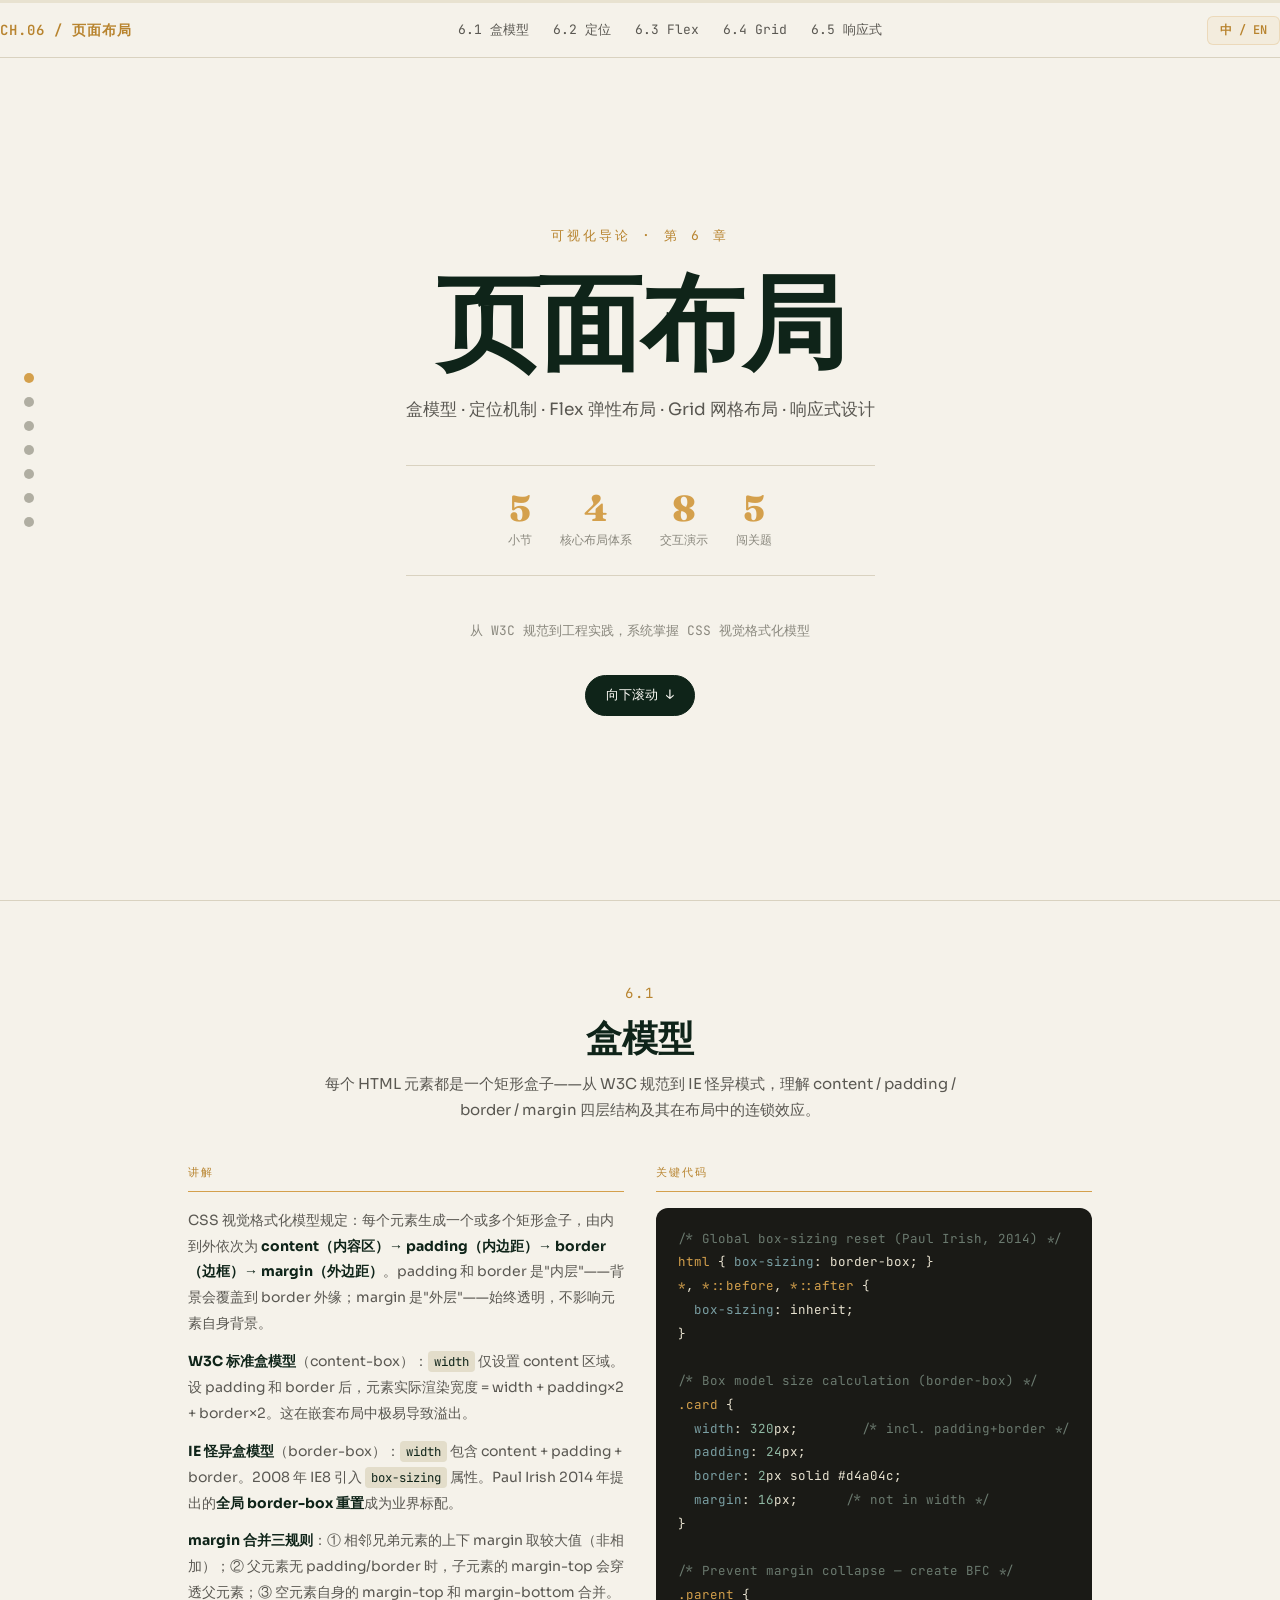
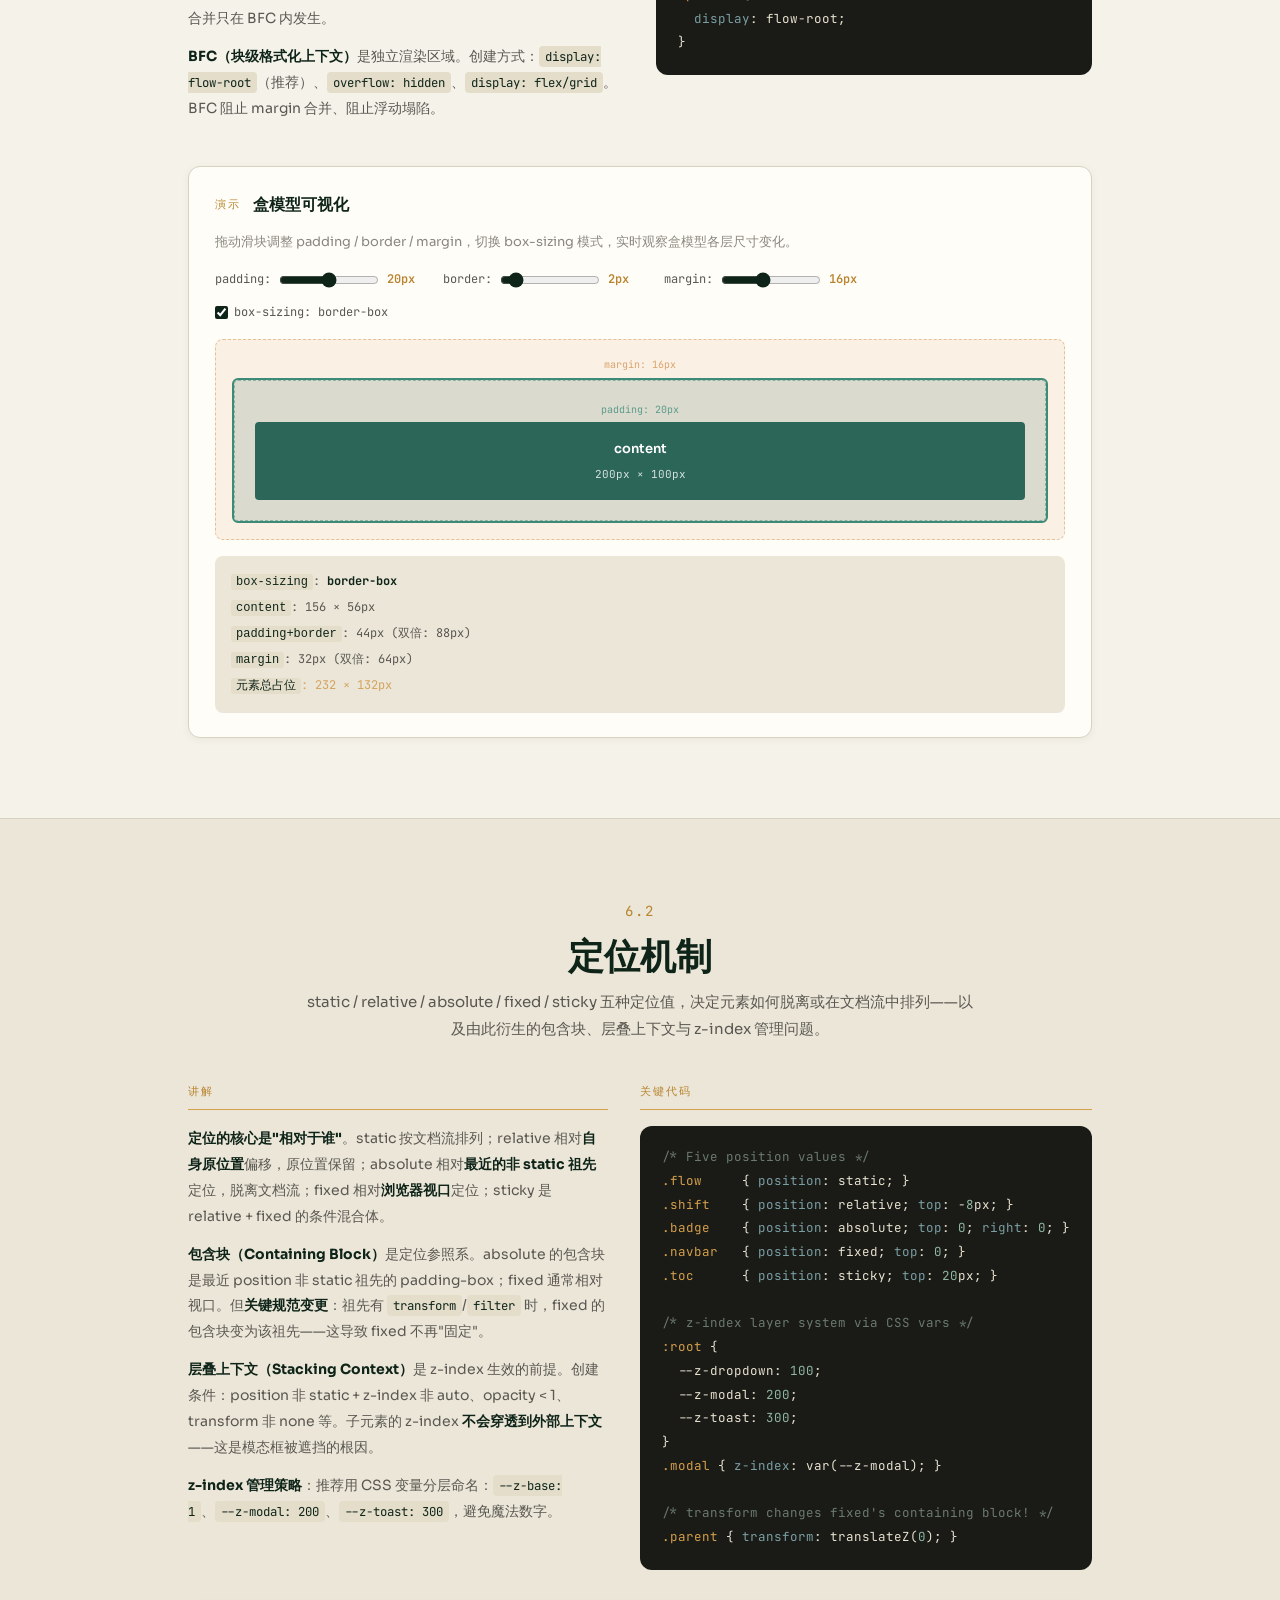
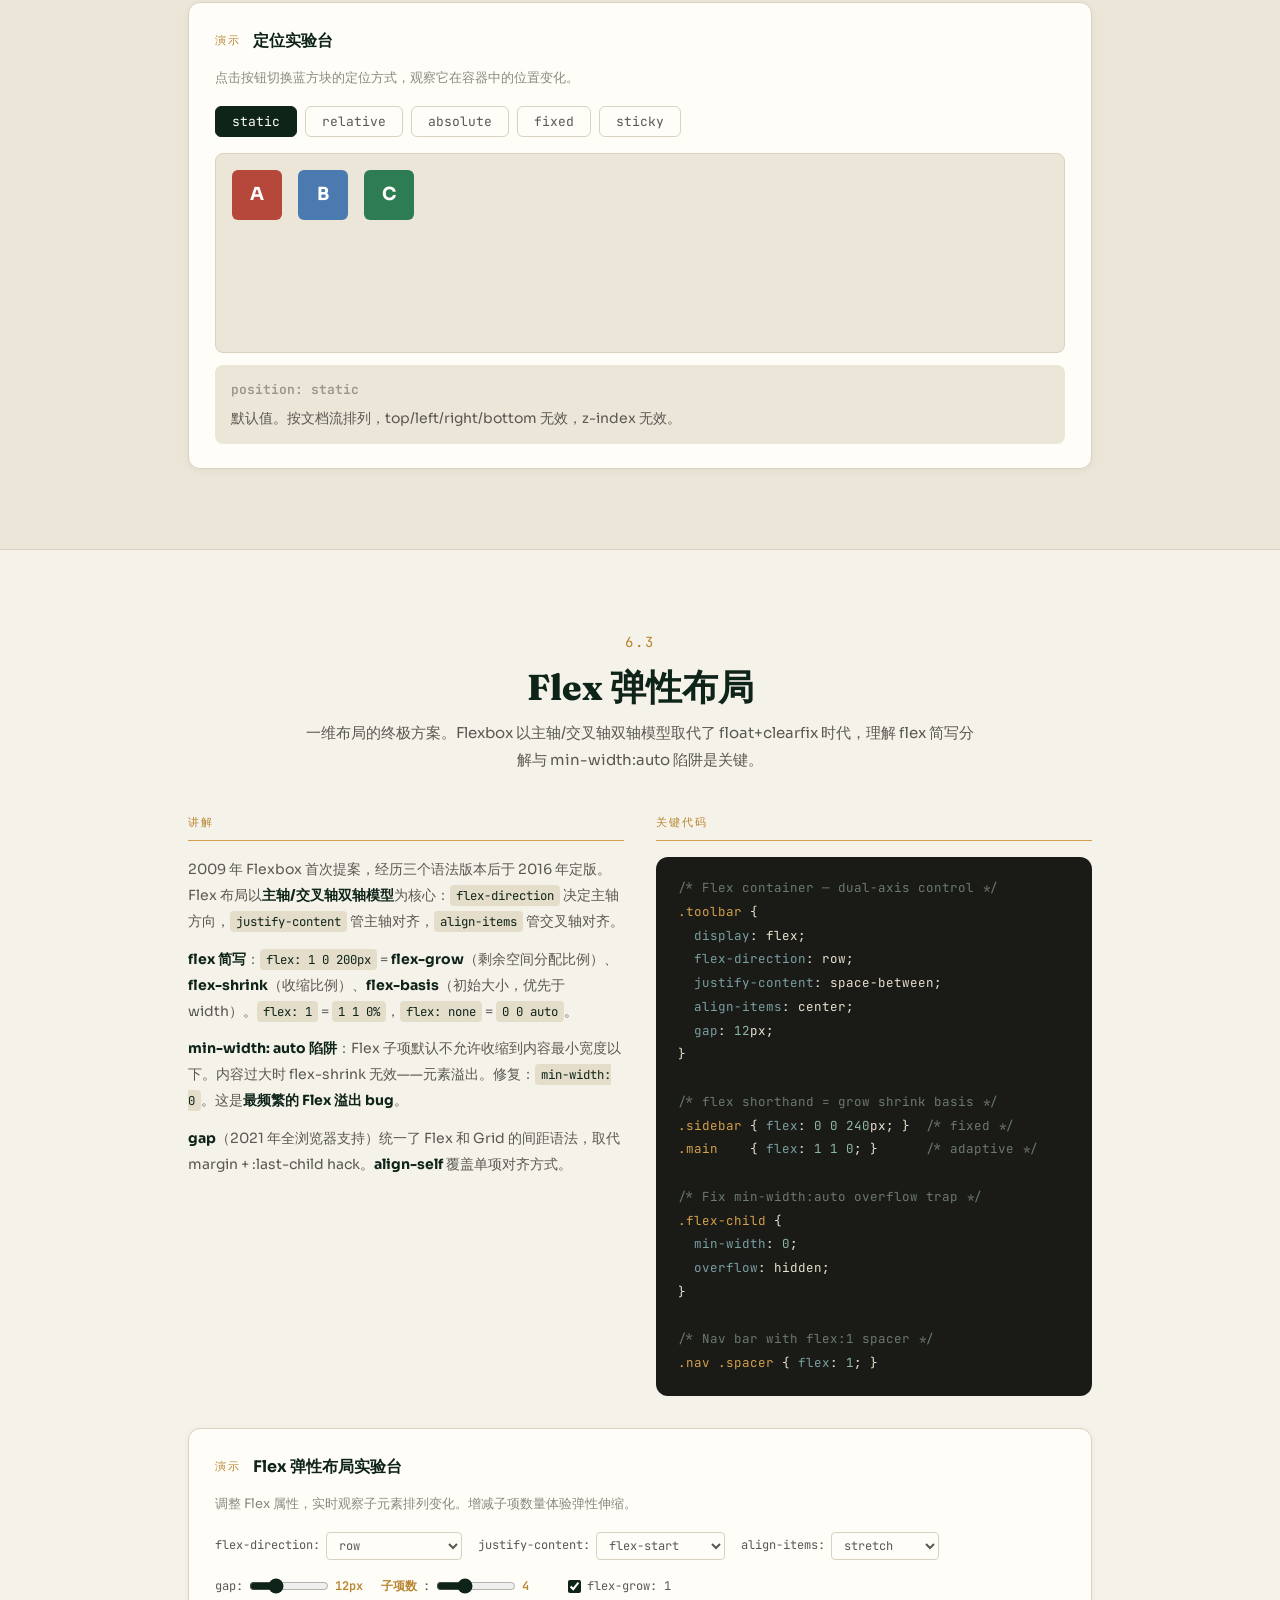
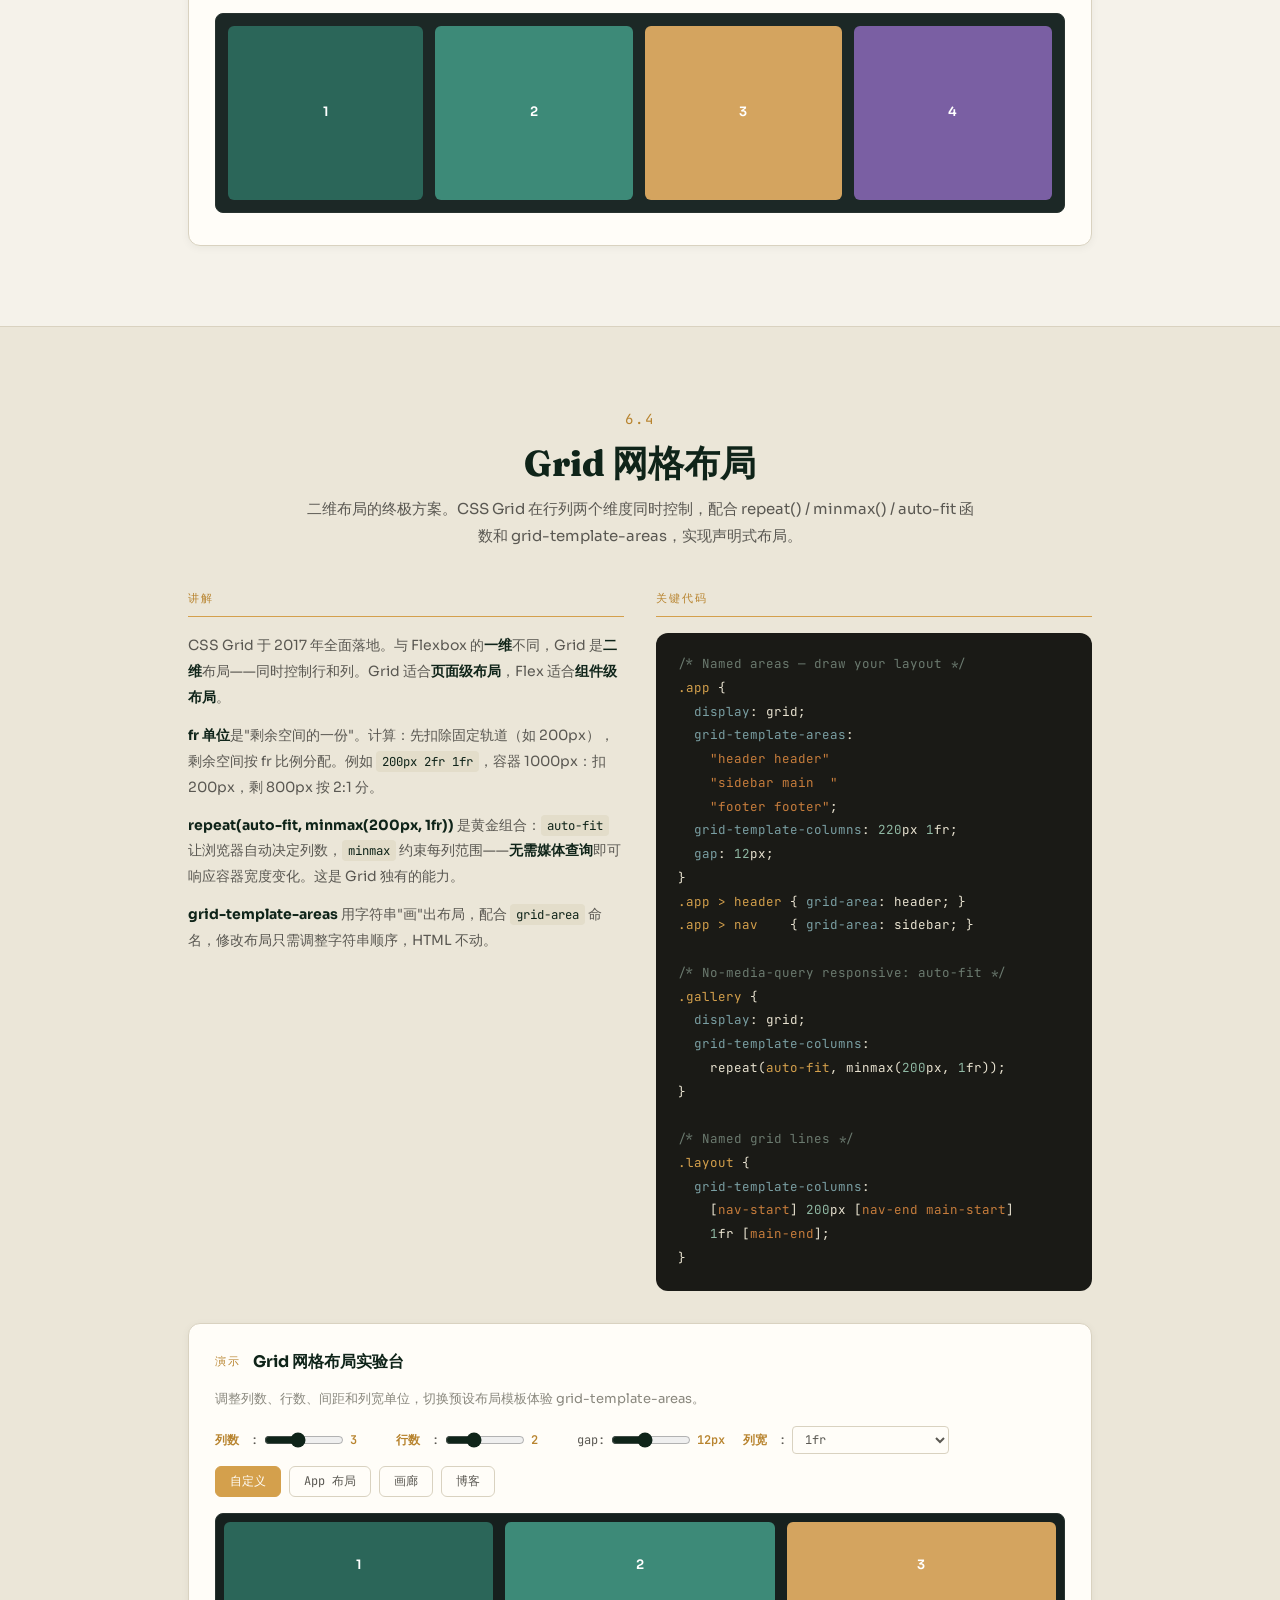
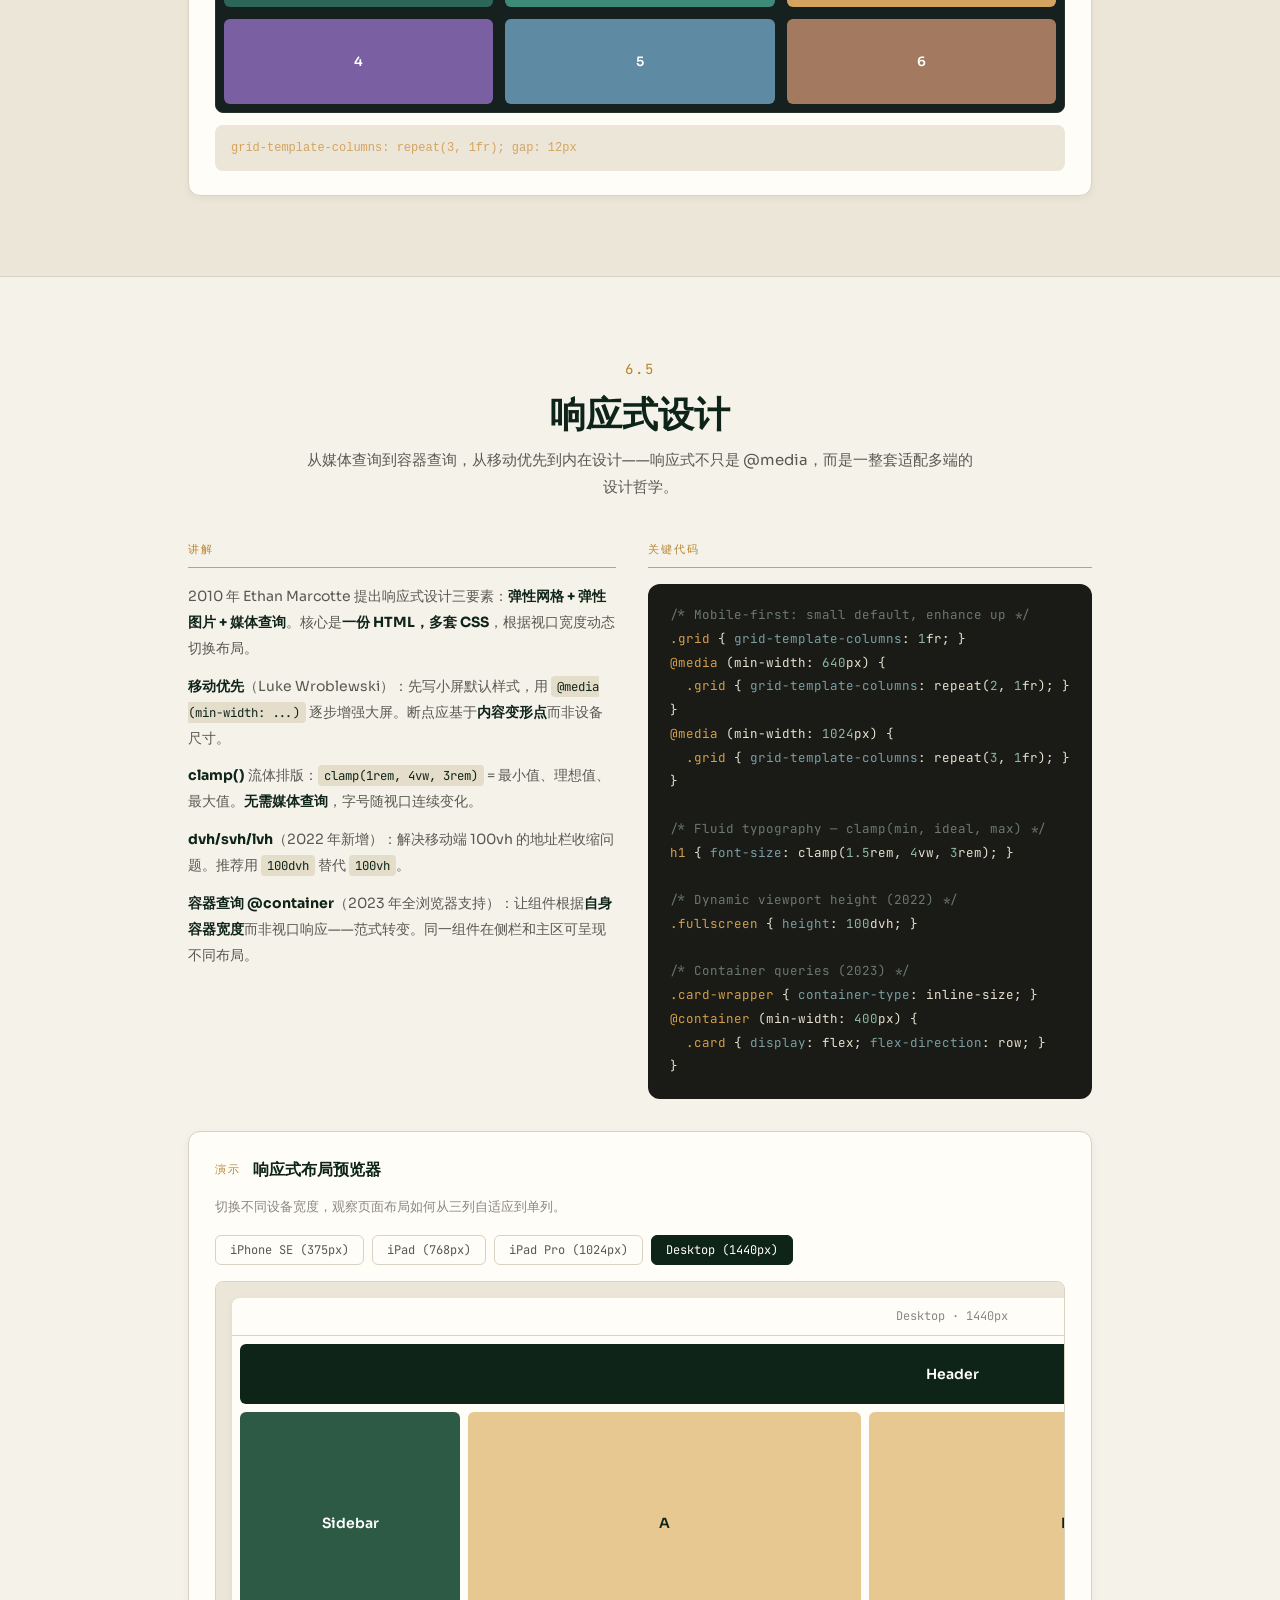
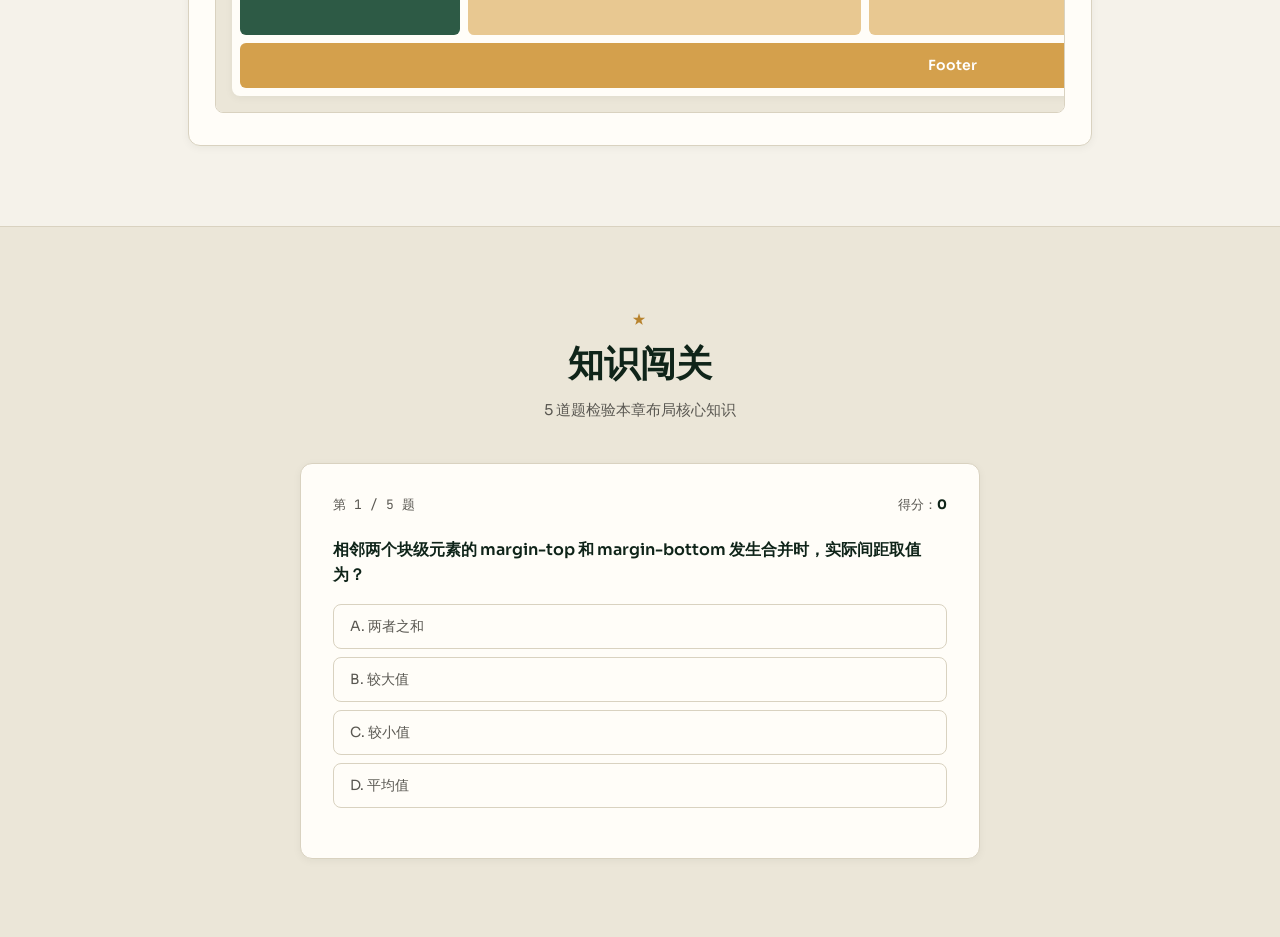
<file: index.html>
<!DOCTYPE html>
<html lang="zh-CN">
<head>
  <meta charset="UTF-8">
  <meta name="viewport" content="width=device-width, initial-scale=1.0">
  <title>第 6 章 · 页面布局 — 可视化导论 / Ch.6 Page Layout — Visualization Introduction</title>
  <link rel="preconnect" href="https://fonts.googleapis.com">
  <link rel="preconnect" href="https://fonts.gstatic.com" crossorigin>
  <link href="https://fonts.googleapis.com/css2?family=Fraunces:opsz,wght@9..144,400;9..144,600;9..144,800&family=Sora:wght@300;400;500;600&family=JetBrains+Mono:wght@400;500;600&display=swap" rel="stylesheet">
  <link rel="stylesheet" href="style.css?v=20260916d">
</head>
<body>

  <!-- 顶部进度条 -->
  <div class="progress-bar"><div class="progress-fill" id="progressFill"></div></div>

  <!-- 顶部导航 -->
  <header class="topbar" id="topbar">
    <div class="topbar-inner">
      <a href="#hero" class="brand">CH.06 / <span class="zh">页面布局</span><span class="en">Page Layout</span></a>
      <nav class="nav-links" id="navLinks">
        <a href="#sec-6-1" data-sec="6-1"><span class="zh">6.1 盒模型</span><span class="en">6.1 Box Model</span></a>
        <a href="#sec-6-2" data-sec="6-2"><span class="zh">6.2 定位</span><span class="en">6.2 Positioning</span></a>
        <a href="#sec-6-3" data-sec="6-3"><span class="zh">6.3 Flex</span><span class="en">6.3 Flex</span></a>
        <a href="#sec-6-4" data-sec="6-4"><span class="zh">6.4 Grid</span><span class="en">6.4 Grid</span></a>
        <a href="#sec-6-5" data-sec="6-5"><span class="zh">6.5 响应式</span><span class="en">6.5 Responsive</span></a>
      </nav>
      <button class="lang-toggle" id="langToggle">中 / EN</button>
    </div>
  </header>

  <!-- 侧边导航点 -->
  <aside class="side-dots" id="sideDots">
    <a href="#hero" data-sec="hero" class="active"><span class="zh">引言</span><span class="en">Intro</span></a>
    <a href="#sec-6-1" data-sec="6-1"><span>6.1</span></a>
    <a href="#sec-6-2" data-sec="6-2"><span>6.2</span></a>
    <a href="#sec-6-3" data-sec="6-3"><span>6.3</span></a>
    <a href="#sec-6-4" data-sec="6-4"><span>6.4</span></a>
    <a href="#sec-6-5" data-sec="6-5"><span>6.5</span></a>
    <a href="#quiz" data-sec="quiz"><span class="zh">闯关</span><span class="en">Quiz</span></a>
  </aside>

  <!-- ============ HERO ============ -->
  <section class="hero" id="hero" data-sec="hero">
    <div class="container hero-inner">
      <div class="hero-eyebrow"><span class="zh">可视化导论 · 第 6 章</span><span class="en">Visualization Intro · Ch.6</span></div>
      <h1 class="hero-title" data-html="页面布局<span class="hero-num">06</span>" data-html-en="Page Layout<span class="hero-num">06</span>"></h1>
      <p class="hero-sub"><span class="zh">盒模型 · 定位机制 · Flex 弹性布局 · Grid 网格布局 · 响应式设计</span><span class="en">Box Model · Positioning · Flexbox · CSS Grid · Responsive Design</span></p>
      <div class="hero-stats" id="heroStats">
        <div class="stat"><span class="stat-num" data-count="5">0</span><span class="stat-label"><span class="zh">小节</span><span class="en">Sections</span></span></div>
        <div class="stat"><span class="stat-num" data-count="4">0</span><span class="stat-label"><span class="zh">核心布局体系</span><span class="en">Layout Systems</span></span></div>
        <div class="stat"><span class="stat-num" data-count="8">0</span><span class="stat-label"><span class="zh">交互演示</span><span class="en">Demos</span></span></div>
        <div class="stat"><span class="stat-num" data-count="5">0</span><span class="stat-label"><span class="zh">闯关题</span><span class="en">Quiz</span></span></div>
      </div>
      <div class="hero-meta"><span class="zh">从 W3C 规范到工程实践，系统掌握 CSS 视觉格式化模型</span><span class="en">From W3C specs to engineering practice — mastering the CSS visual formatting model</span></div>
      <a href="#sec-6-1" class="hero-scroll"><span class="zh">向下滚动 ↓</span><span class="en">Scroll down ↓</span></a>
    </div>
  </section>

  <!-- ============ 6.1 盒模型 ============ -->
  <section class="chapter" id="sec-6-1" data-sec="6-1">
    <div class="container">
      <div class="chap-head reveal">
        <div class="chap-no">6.1</div>
        <h2><span class="zh">盒模型</span><span class="en">Box Model</span></h2>
        <p class="chap-lead"><span class="zh">每个 HTML 元素都是一个矩形盒子——从 W3C 规范到 IE 怪异模式，理解 content / padding / border / margin 四层结构及其在布局中的连锁效应。</span><span class="en">Every HTML element is a rectangular box — from W3C specs to IE quirks mode, understanding the four-layer structure of content / padding / border / margin and their cascading effects in layout.</span></p>
      </div>

      <div class="lesson-grid reveal">
        <div class="lesson-col">
          <div class="part-label"><span class="zh">讲解</span><span class="en">Explanation</span></div>
          <div class="part-explain">
            <p><span class="zh">CSS 视觉格式化模型规定：每个元素生成一个或多个矩形盒子，由内到外依次为 <b>content（内容区）→ padding（内边距）→ border（边框）→ margin（外边距）</b>。padding 和 border 是"内层"——背景会覆盖到 border 外缘；margin 是"外层"——始终透明，不影响元素自身背景。</span><span class="en">The CSS visual formatting model specifies that each element generates one or more rectangular boxes, from inside out: <b>content → padding → border → margin</b>. Padding and border are "inner layers" — background extends to the border's outer edge; margin is the "outer layer" — always transparent, doesn't affect the element's own background.</span></p>
            <p><span class="zh"><b>W3C 标准盒模型</b>（content-box）：<code>width</code> 仅设置 content 区域。设 padding 和 border 后，元素实际渲染宽度 = width + padding×2 + border×2。这在嵌套布局中极易导致溢出。</span><span class="en"><b>W3C standard box model</b> (content-box): <code>width</code> only sets the content area. After adding padding and border, the actual rendered width = width + padding×2 + border×2, easily causing overflow in nested layouts.</span></p>
            <p><span class="zh"><b>IE 怪异盒模型</b>（border-box）：<code>width</code> 包含 content + padding + border。2008 年 IE8 引入 <code>box-sizing</code> 属性。Paul Irish 2014 年提出的<b>全局 border-box 重置</b>成为业界标配。</span><span class="en"><b>IE quirks box model</b> (border-box): <code>width</code> includes content + padding + border. IE8 introduced <code>box-sizing</code> in 2008. Paul Irish's 2014 <b>global border-box reset</b> became the industry standard.</span></p>
            <p><span class="zh"><b>margin 合并三规则</b>：① 相邻兄弟元素的上下 margin 取较大值（非相加）；② 父元素无 padding/border 时，子元素的 margin-top 会穿透父元素；③ 空元素自身的 margin-top 和 margin-bottom 合并。合并只在 BFC 内发生。</span><span class="en"><b>Margin collapse three rules</b>: ① Adjacent siblings' vertical margins take the larger value (not summed); ② Without padding/border on parent, child's margin-top penetrates outside; ③ Empty element's own margin-top and bottom merge. Collapses only happen within BFC.</span></p>
            <p><span class="zh"><b>BFC（块级格式化上下文）</b>是独立渲染区域。创建方式：<code>display: flow-root</code>（推荐）、<code>overflow: hidden</code>、<code>display: flex/grid</code>。BFC 阻止 margin 合并、阻止浮动塌陷。</span><span class="en"><b>BFC (Block Formatting Context)</b> is an isolated rendering area. Created by: <code>display: flow-root</code> (recommended), <code>overflow: hidden</code>, <code>display: flex/grid</code>. BFC prevents margin collapse and float collapse.</span></p>
          </div>
        </div>
        <div class="lesson-col">
          <div class="part-label"><span class="zh">关键代码</span><span class="en">Key Code</span></div>
<pre class="code-block"><code><span class="c">/* Global box-sizing reset (Paul Irish, 2014) */</span>
<span class="k">html</span> { <span class="p">box-sizing</span>: border-box; }
<span class="k">*</span>, <span class="k">*::before</span>, <span class="k">*::after</span> {
  <span class="p">box-sizing</span>: inherit;
}

<span class="c">/* Box model size calculation (border-box) */</span>
<span class="k">.card</span> {
  <span class="p">width</span>: <span class="n">320</span>px;        <span class="c">/* incl. padding+border */</span>
  <span class="p">padding</span>: <span class="n">24</span>px;
  <span class="p">border</span>: <span class="n">2</span>px solid #d4a04c;
  <span class="p">margin</span>: <span class="n">16</span>px;      <span class="c">/* not in width */</span>
}

<span class="c">/* Prevent margin collapse — create BFC */</span>
<span class="k">.parent</span> {
  <span class="p">display</span>: flow-root;
}</code></pre>
        </div>
      </div>

      <div class="demo-stage reveal">
        <div class="demo-head">
          <div class="part-label"><span class="zh">演示</span><span class="en">Demo</span></div>
          <h3><span class="zh">盒模型可视化</span><span class="en">Box Model Visualizer</span></h3>
        </div>
        <p class="demo-desc"><span class="zh">拖动滑块调整 padding / border / margin，切换 box-sizing 模式，实时观察盒模型各层尺寸变化。</span><span class="en">Drag sliders to adjust padding / border / margin, toggle box-sizing mode, and observe real-time changes.</span></p>

        <div class="bm-controls">
          <label>padding: <input type="range" id="bmPadding" min="0" max="40" value="20"><span id="bmPaddingVal">20px</span></label>
          <label>border: <input type="range" id="bmBorder" min="0" max="20" value="2"><span id="bmBorderVal">2px</span></label>
          <label>margin: <input type="range" id="bmMargin" min="0" max="40" value="16"><span id="bmMarginVal">16px</span></label>
        </div>
        <div class="bm-toggle">
          <label><input type="checkbox" id="bmBoxSizing" checked> box-sizing: border-box</label>
        </div>

        <div class="bm-viz" id="bmViz"></div>
        <div class="bm-readout" id="bmReadout"></div>
      </div>
    </div>
  </section>

  <!-- ============ 6.2 定位机制 ============ -->
  <section class="chapter alt" id="sec-6-2" data-sec="6-2">
    <div class="container">
      <div class="chap-head reveal">
        <div class="chap-no">6.2</div>
        <h2><span class="zh">定位机制</span><span class="en">Positioning</span></h2>
        <p class="chap-lead"><span class="zh">static / relative / absolute / fixed / sticky 五种定位值，决定元素如何脱离或在文档流中排列——以及由此衍生的包含块、层叠上下文与 z-index 管理问题。</span><span class="en">Five position values — static / relative / absolute / fixed / sticky — determine how elements flow or break from the document flow, along with containing blocks, stacking contexts, and z-index management.</span></p>
      </div>

      <div class="lesson-grid reveal">
        <div class="lesson-col">
          <div class="part-label"><span class="zh">讲解</span><span class="en">Explanation</span></div>
          <div class="part-explain">
            <p><span class="zh"><b>定位的核心是"相对于谁"</b>。static 按文档流排列；relative 相对<b>自身原位置</b>偏移，原位置保留；absolute 相对<b>最近的非 static 祖先</b>定位，脱离文档流；fixed 相对<b>浏览器视口</b>定位；sticky 是 relative + fixed 的条件混合体。</span><span class="en"><b>Positioning is about "relative to what"</b>. Static: normal flow. Relative: offsets from <b>original position</b>, space preserved. Absolute: relative to <b>nearest non-static ancestor</b>, out of flow. Fixed: relative to <b>viewport</b>. Sticky: conditional mix of relative + fixed.</span></p>
            <p><span class="zh"><b>包含块（Containing Block）</b>是定位参照系。absolute 的包含块是最近 position 非 static 祖先的 padding-box；fixed 通常相对视口。但<b>关键规范变更</b>：祖先有 <code>transform</code>/<code>filter</code> 时，fixed 的包含块变为该祖先——这导致 fixed 不再"固定"。</span><span class="en"><b>Containing Block</b> is the positioning reference. Absolute's containing block is the nearest non-static ancestor's padding-box; fixed is typically the viewport. But a <b>key spec change</b>: if an ancestor has <code>transform</code>/<code>filter</code>, fixed's containing block becomes that ancestor — breaking "fixed" behavior.</span></p>
            <p><span class="zh"><b>层叠上下文（Stacking Context）</b>是 z-index 生效的前提。创建条件：position 非 static + z-index 非 auto、opacity < 1、transform 非 none 等。子元素的 z-index <b>不会穿透到外部上下文</b>——这是模态框被遮挡的根因。</span><span class="en"><b>Stacking Context</b> is prerequisite for z-index. Created by: non-static position + z-index, opacity < 1, transform, etc. Child z-index <b>cannot penetrate outside its context</b> — the root cause of modals being obscured.</span></p>
            <p><span class="zh"><b>z-index 管理策略</b>：推荐用 CSS 变量分层命名：<code>--z-base: 1</code>、<code>--z-modal: 200</code>、<code>--z-toast: 300</code>，避免魔法数字。</span><span class="en"><b>z-index management</b>: Use CSS custom property layers: <code>--z-base: 1</code>, <code>--z-modal: 200</code>, <code>--z-toast: 300</code>, avoiding magic numbers.</span></p>
          </div>
        </div>
        <div class="lesson-col">
          <div class="part-label"><span class="zh">关键代码</span><span class="en">Key Code</span></div>
<pre class="code-block"><code><span class="c">/* Five position values */</span>
<span class="k">.flow</span>     { <span class="p">position</span>: static; }
<span class="k">.shift</span>    { <span class="p">position</span>: relative; <span class="p">top</span>: -<span class="n">8</span>px; }
<span class="k">.badge</span>    { <span class="p">position</span>: absolute; <span class="p">top</span>: <span class="n">0</span>; <span class="p">right</span>: <span class="n">0</span>; }
<span class="k">.navbar</span>   { <span class="p">position</span>: fixed; <span class="p">top</span>: <span class="n">0</span>; }
<span class="k">.toc</span>      { <span class="p">position</span>: sticky; <span class="p">top</span>: <span class="n">20</span>px; }

<span class="c">/* z-index layer system via CSS vars */</span>
<span class="k">:root</span> {
  --z-dropdown: <span class="n">100</span>;
  --z-modal: <span class="n">200</span>;
  --z-toast: <span class="n">300</span>;
}
<span class="k">.modal</span> { <span class="p">z-index</span>: var(--z-modal); }

<span class="c">/* transform changes fixed's containing block! */</span>
<span class="k">.parent</span> { <span class="p">transform</span>: translateZ(<span class="n">0</span>); }</code></pre>
        </div>
      </div>

      <div class="demo-stage reveal">
        <div class="demo-head">
          <div class="part-label"><span class="zh">演示</span><span class="en">Demo</span></div>
          <h3><span class="zh">定位实验台</span><span class="en">Positioning Lab</span></h3>
        </div>
        <p class="demo-desc"><span class="zh">点击按钮切换蓝方块的定位方式，观察它在容器中的位置变化。</span><span class="en">Click buttons to switch the blue box's position value and observe layout changes.</span></p>

        <div class="pos-buttons">
          <button class="pos-btn active" data-pos="static">static</button>
          <button class="pos-btn" data-pos="relative">relative</button>
          <button class="pos-btn" data-pos="absolute">absolute</button>
          <button class="pos-btn" data-pos="fixed">fixed</button>
          <button class="pos-btn" data-pos="sticky">sticky</button>
        </div>

        <div class="pos-playground" id="posPlayground">
          <div class="pos-track" id="posTrack">
            <div class="pos-box pos-red">A</div>
            <div class="pos-box pos-blue" id="posTarget">B</div>
            <div class="pos-box pos-green">C</div>
          </div>
        </div>
        <div class="pos-readout" id="posReadout"></div>
      </div>
    </div>
  </section>

  <!-- ============ 6.3 Flex 弹性布局 ============ -->
  <section class="chapter" id="sec-6-3" data-sec="6-3">
    <div class="container">
      <div class="chap-head reveal">
        <div class="chap-no">6.3</div>
        <h2><span class="zh">Flex 弹性布局</span><span class="en">Flexbox</span></h2>
        <p class="chap-lead"><span class="zh">一维布局的终极方案。Flexbox 以主轴/交叉轴双轴模型取代了 float+clearfix 时代，理解 flex 简写分解与 min-width:auto 陷阱是关键。</span><span class="en">The ultimate one-dimensional layout solution. Flexbox replaces the float+clearfix era with a main/cross-axis model. Understanding flex shorthand and the min-width:auto trap is key.</span></p>
      </div>

      <div class="lesson-grid reveal">
        <div class="lesson-col">
          <div class="part-label"><span class="zh">讲解</span><span class="en">Explanation</span></div>
          <div class="part-explain">
            <p><span class="zh">2009 年 Flexbox 首次提案，经历三个语法版本后于 2016 年定版。Flex 布局以<b>主轴/交叉轴双轴模型</b>为核心：<code>flex-direction</code> 决定主轴方向，<code>justify-content</code> 管主轴对齐，<code>align-items</code> 管交叉轴对齐。</span><span class="en">Flexbox was proposed in 2009, went through three syntax versions, and finalized in 2016. Its core is the <b>main/cross-axis model</b>: <code>flex-direction</code> sets main axis, <code>justify-content</code> controls main-axis alignment, <code>align-items</code> controls cross-axis alignment.</span></p>
            <p><span class="zh"><b>flex 简写</b>：<code>flex: 1 0 200px</code> = <b>flex-grow</b>（剩余空间分配比例）、<b>flex-shrink</b>（收缩比例）、<b>flex-basis</b>（初始大小，优先于 width）。<code>flex: 1</code> = <code>1 1 0%</code>，<code>flex: none</code> = <code>0 0 auto</code>。</span><span class="en"><b>flex shorthand</b>: <code>flex: 1 0 200px</code> = <b>flex-grow</b> (remaining space ratio), <b>flex-shrink</b> (shrink ratio), <b>flex-basis</b> (initial size, overrides width). <code>flex: 1</code> = <code>1 1 0%</code>, <code>flex: none</code> = <code>0 0 auto</code>.</span></p>
            <p><span class="zh"><b>min-width: auto 陷阱</b>：Flex 子项默认不允许收缩到内容最小宽度以下。内容过大时 flex-shrink 无效——元素溢出。修复：<code>min-width: 0</code>。这是<b>最频繁的 Flex 溢出 bug</b>。</span><span class="en"><b>min-width: auto trap</b>: Flex items default to not shrinking below content's minimum width. When content is too large, flex-shrink is ineffective — overflow occurs. Fix: <code>min-width: 0</code>. This is the <b>most common Flex overflow bug</b>.</span></p>
            <p><span class="zh"><b>gap</b>（2021 年全浏览器支持）统一了 Flex 和 Grid 的间距语法，取代 margin + :last-child hack。<b>align-self</b> 覆盖单项对齐方式。</span><span class="en"><b>gap</b> (full browser support 2021) unifies Flex and Grid spacing, replacing margin + :last-child hacks. <b>align-self</b> overrides alignment for individual items.</span></p>
          </div>
        </div>
        <div class="lesson-col">
          <div class="part-label"><span class="zh">关键代码</span><span class="en">Key Code</span></div>
<pre class="code-block"><code><span class="c">/* Flex container — dual-axis control */</span>
<span class="k">.toolbar</span> {
  <span class="p">display</span>: flex;
  <span class="p">flex-direction</span>: row;
  <span class="p">justify-content</span>: space-between;
  <span class="p">align-items</span>: center;
  <span class="p">gap</span>: <span class="n">12</span>px;
}

<span class="c">/* flex shorthand = grow shrink basis */</span>
<span class="k">.sidebar</span> { <span class="p">flex</span>: <span class="n">0</span> <span class="n">0</span> <span class="n">240</span>px; }  <span class="c">/* fixed */</span>
<span class="k">.main</span>    { <span class="p">flex</span>: <span class="n">1</span> <span class="n">1</span> <span class="n">0</span>; }      <span class="c">/* adaptive */</span>

<span class="c">/* Fix min-width:auto overflow trap */</span>
<span class="k">.flex-child</span> {
  <span class="p">min-width</span>: <span class="n">0</span>;
  <span class="p">overflow</span>: hidden;
}

<span class="c">/* Nav bar with flex:1 spacer */</span>
<span class="k">.nav .spacer</span> { <span class="p">flex</span>: <span class="n">1</span>; }</code></pre>
        </div>
      </div>

      <div class="demo-stage reveal">
        <div class="demo-head">
          <div class="part-label"><span class="zh">演示</span><span class="en">Demo</span></div>
          <h3><span class="zh">Flex 弹性布局实验台</span><span class="en">Flexbox Lab</span></h3>
        </div>
        <p class="demo-desc"><span class="zh">调整 Flex 属性，实时观察子元素排列变化。增减子项数量体验弹性伸缩。</span><span class="en">Adjust Flex properties and observe real-time arrangement changes. Add/remove items to experience flexible sizing.</span></p>

        <div class="fx-controls">
          <label>flex-direction:
            <select id="fxDirection">
              <option value="row">row</option>
              <option value="row-reverse">row-reverse</option>
              <option value="column">column</option>
              <option value="column-reverse">column-reverse</option>
            </select>
          </label>
          <label>justify-content:
            <select id="fxJustify">
              <option value="flex-start">flex-start</option>
              <option value="center">center</option>
              <option value="flex-end">flex-end</option>
              <option value="space-between">space-between</option>
              <option value="space-around">space-around</option>
              <option value="space-evenly">space-evenly</option>
            </select>
          </label>
          <label>align-items:
            <select id="fxAlign">
              <option value="stretch">stretch</option>
              <option value="flex-start">flex-start</option>
              <option value="center">center</option>
              <option value="flex-end">flex-end</option>
            </select>
          </label>
          <label>gap: <input type="range" id="fxGap" min="0" max="40" value="12"><span id="fxGapVal">12px</span></label>
          <label><span class="zh">子项数</span><span class="en">Items</span>: <input type="range" id="fxCount" min="2" max="8" value="4"><span id="fxCountVal">4</span></label>
          <label><input type="checkbox" id="fxGrow" checked> flex-grow: 1</label>
        </div>

        <div class="fx-playground" id="fxPlayground"></div>
      </div>
    </div>
  </section>

  <!-- ============ 6.4 Grid 网格布局 ============ -->
  <section class="chapter alt" id="sec-6-4" data-sec="6-4">
    <div class="container">
      <div class="chap-head reveal">
        <div class="chap-no">6.4</div>
        <h2><span class="zh">Grid 网格布局</span><span class="en">CSS Grid</span></h2>
        <p class="chap-lead"><span class="zh">二维布局的终极方案。CSS Grid 在行列两个维度同时控制，配合 repeat() / minmax() / auto-fit 函数和 grid-template-areas，实现声明式布局。</span><span class="en">The ultimate two-dimensional layout solution. CSS Grid controls rows and columns simultaneously, with repeat() / minmax() / auto-fit and grid-template-areas for declarative layouts.</span></p>
      </div>

      <div class="lesson-grid reveal">
        <div class="lesson-col">
          <div class="part-label"><span class="zh">讲解</span><span class="en">Explanation</span></div>
          <div class="part-explain">
            <p><span class="zh">CSS Grid 于 2017 年全面落地。与 Flexbox 的<b>一维</b>不同，Grid 是<b>二维</b>布局——同时控制行和列。Grid 适合<b>页面级布局</b>，Flex 适合<b>组件级布局</b>。</span><span class="en">CSS Grid landed in all browsers in 2017. Unlike Flexbox's <b>one-dimensional</b> nature, Grid is <b>two-dimensional</b> — controlling rows and columns simultaneously. Grid for <b>page-level layouts</b>, Flex for <b>component-level layouts</b>.</span></p>
            <p><span class="zh"><b>fr 单位</b>是"剩余空间的一份"。计算：先扣除固定轨道（如 200px），剩余空间按 fr 比例分配。例如 <code>200px 2fr 1fr</code>，容器 1000px：扣 200px，剩 800px 按 2:1 分。</span><span class="en"><b>fr unit</b> is "one share of remaining space". Calculation: deduct fixed tracks first (e.g., 200px), then distribute remaining space proportionally. E.g., <code>200px 2fr 1fr</code> in 1000px container: 200px + 533px + 267px.</span></p>
            <p><span class="zh"><b>repeat(auto-fit, minmax(200px, 1fr))</b> 是黄金组合：<code>auto-fit</code> 让浏览器自动决定列数，<code>minmax</code> 约束每列范围——<b>无需媒体查询</b>即可响应容器宽度变化。这是 Grid 独有的能力。</span><span class="en"><b>repeat(auto-fit, minmax(200px, 1fr))</b> is the golden combo: <code>auto-fit</code> lets the browser auto-determine column count, <code>minmax</code> constrains each column's range — <b>no media queries needed</b> for responsive layout. Grid-exclusive capability.</span></p>
            <p><span class="zh"><b>grid-template-areas</b> 用字符串"画"出布局，配合 <code>grid-area</code> 命名，修改布局只需调整字符串顺序，HTML 不动。</span><span class="en"><b>grid-template-areas</b> uses strings to "draw" the layout. With <code>grid-area</code> names, changing layout only requires reordering strings — no HTML changes.</span></p>
          </div>
        </div>
        <div class="lesson-col">
          <div class="part-label"><span class="zh">关键代码</span><span class="en">Key Code</span></div>
<pre class="code-block"><code><span class="c">/* Named areas — draw your layout */</span>
<span class="k">.app</span> {
  <span class="p">display</span>: grid;
  <span class="p">grid-template-areas</span>:
    <span class="s">"header header"</span>
    <span class="s">"sidebar main  "</span>
    <span class="s">"footer footer"</span>;
  <span class="p">grid-template-columns</span>: <span class="n">220</span>px <span class="n">1</span>fr;
  <span class="p">gap</span>: <span class="n">12</span>px;
}
<span class="k">.app > header</span> { <span class="p">grid-area</span>: header; }
<span class="k">.app > nav</span>    { <span class="p">grid-area</span>: sidebar; }

<span class="c">/* No-media-query responsive: auto-fit */</span>
<span class="k">.gallery</span> {
  <span class="p">display</span>: grid;
  <span class="p">grid-template-columns</span>:
    repeat(<span class="k">auto-fit</span>, minmax(<span class="n">200</span>px, <span class="n">1</span>fr));
}

<span class="c">/* Named grid lines */</span>
<span class="k">.layout</span> {
  <span class="p">grid-template-columns</span>:
    [<span class="s">nav-start</span>] <span class="n">200</span>px [<span class="s">nav-end</span> <span class="s">main-start</span>]
    <span class="n">1</span>fr [<span class="s">main-end</span>];
}</code></pre>
        </div>
      </div>

      <div class="demo-stage reveal">
        <div class="demo-head">
          <div class="part-label"><span class="zh">演示</span><span class="en">Demo</span></div>
          <h3><span class="zh">Grid 网格布局实验台</span><span class="en">Grid Lab</span></h3>
        </div>
        <p class="demo-desc"><span class="zh">调整列数、行数、间距和列宽单位，切换预设布局模板体验 grid-template-areas。</span><span class="en">Adjust columns, rows, gap, and column units. Switch preset templates to experience grid-template-areas.</span></p>

        <div class="gd-controls">
          <label><span class="zh">列数</span><span class="en">Cols</span>: <input type="range" id="gdCols" min="1" max="6" value="3"><span id="gdColsVal">3</span></label>
          <label><span class="zh">行数</span><span class="en">Rows</span>: <input type="range" id="gdRows" min="1" max="4" value="2"><span id="gdRowsVal">2</span></label>
          <label>gap: <input type="range" id="gdGap" min="0" max="30" value="12"><span id="gdGapVal">12px</span></label>
          <label><span class="zh">列宽</span><span class="en">Unit</span>:
            <select id="gdUnit">
              <option value="1fr">1fr</option>
              <option value="minmax(100px,1fr)">minmax(100px,1fr)</option>
              <option value="auto">auto</option>
              <option value="120px">120px</option>
            </select>
          </label>
        </div>
        <div class="gd-templates">
          <button class="gd-tpl active" data-tpl="custom"><span class="zh">自定义</span><span class="en">Custom</span></button>
          <button class="gd-tpl" data-tpl="app"><span class="zh">App 布局</span><span class="en">App</span></button>
          <button class="gd-tpl" data-tpl="gallery"><span class="zh">画廊</span><span class="en">Gallery</span></button>
          <button class="gd-tpl" data-tpl="blog"><span class="zh">博客</span><span class="en">Blog</span></button>
        </div>

        <div class="gd-playground" id="gdPlayground"></div>
        <div class="gd-readout" id="gdReadout"></div>
      </div>
    </div>
  </section>

  <!-- ============ 6.5 响应式设计 ============ -->
  <section class="chapter" id="sec-6-5" data-sec="6-5">
    <div class="container">
      <div class="chap-head reveal">
        <div class="chap-no">6.5</div>
        <h2><span class="zh">响应式设计</span><span class="en">Responsive Design</span></h2>
        <p class="chap-lead"><span class="zh">从媒体查询到容器查询，从移动优先到内在设计——响应式不只是 @media，而是一整套适配多端的设计哲学。</span><span class="en">From media queries to container queries, from mobile-first to intrinsic design — responsive is not just @media, but a complete multi-device design philosophy.</span></p>
      </div>

      <div class="lesson-grid reveal">
        <div class="lesson-col">
          <div class="part-label"><span class="zh">讲解</span><span class="en">Explanation</span></div>
          <div class="part-explain">
            <p><span class="zh">2010 年 Ethan Marcotte 提出响应式设计三要素：<b>弹性网格 + 弹性图片 + 媒体查询</b>。核心是<b>一份 HTML，多套 CSS</b>，根据视口宽度动态切换布局。</span><span class="en">In 2010, Ethan Marcotte proposed responsive design's three pillars: <b>fluid grid + flexible images + media queries</b>. Core idea: <b>one HTML, multiple CSS</b>, dynamically switching layout based on viewport width.</span></p>
            <p><span class="zh"><b>移动优先</b>（Luke Wroblewski）：先写小屏默认样式，用 <code>@media (min-width: ...)</code> 逐步增强大屏。断点应基于<b>内容变形点</b>而非设备尺寸。</span><span class="en"><b>Mobile-first</b> (Luke Wroblewski): Write small-screen defaults first, enhance with <code>@media (min-width: ...)</code>. Breakpoints should be based on <b>content deformation points</b>, not device sizes.</span></p>
            <p><span class="zh"><b>clamp()</b> 流体排版：<code>clamp(1rem, 4vw, 3rem)</code> = 最小值、理想值、最大值。<b>无需媒体查询</b>，字号随视口连续变化。</span><span class="en"><b>clamp()</b> fluid typography: <code>clamp(1rem, 4vw, 3rem)</code> = min, ideal, max. <b>No media queries needed</b> — font-size changes continuously with viewport.</span></p>
            <p><span class="zh"><b>dvh/svh/lvh</b>（2022 年新增）：解决移动端 100vh 的地址栏收缩问题。推荐用 <code>100dvh</code> 替代 <code>100vh</code>。</span><span class="en"><b>dvh/svh/lvh</b> (2022): Solves mobile 100vh address-bar shrinkage. Use <code>100dvh</code> instead of <code>100vh</code>.</span></p>
            <p><span class="zh"><b>容器查询 @container</b>（2023 年全浏览器支持）：让组件根据<b>自身容器宽度</b>而非视口响应——范式转变。同一组件在侧栏和主区可呈现不同布局。</span><span class="en"><b>Container queries @container</b> (full support 2023): Components respond to <b>their own container width</b> instead of viewport — a paradigm shift. The same component can render differently in sidebar vs. main area.</span></p>
          </div>
        </div>
        <div class="lesson-col">
          <div class="part-label"><span class="zh">关键代码</span><span class="en">Key Code</span></div>
<pre class="code-block"><code><span class="c">/* Mobile-first: small default, enhance up */</span>
<span class="k">.grid</span> { <span class="p">grid-template-columns</span>: <span class="n">1</span>fr; }
<span class="k">@media</span> (min-width: <span class="n">640</span>px) {
  <span class="k">.grid</span> { <span class="p">grid-template-columns</span>: repeat(<span class="n">2</span>, <span class="n">1</span>fr); }
}
<span class="k">@media</span> (min-width: <span class="n">1024</span>px) {
  <span class="k">.grid</span> { <span class="p">grid-template-columns</span>: repeat(<span class="n">3</span>, <span class="n">1</span>fr); }
}

<span class="c">/* Fluid typography — clamp(min, ideal, max) */</span>
<span class="k">h1</span> { <span class="p">font-size</span>: clamp(<span class="n">1.5</span>rem, <span class="n">4</span>vw, <span class="n">3</span>rem); }

<span class="c">/* Dynamic viewport height (2022) */</span>
<span class="k">.fullscreen</span> { <span class="p">height</span>: <span class="n">100</span>dvh; }

<span class="c">/* Container queries (2023) */</span>
<span class="k">.card-wrapper</span> { <span class="p">container-type</span>: inline-size; }
<span class="k">@container</span> (min-width: <span class="n">400</span>px) {
  <span class="k">.card</span> { <span class="p">display</span>: flex; <span class="p">flex-direction</span>: row; }
}</code></pre>
        </div>
      </div>

      <div class="demo-stage reveal">
        <div class="demo-head">
          <div class="part-label"><span class="zh">演示</span><span class="en">Demo</span></div>
          <h3><span class="zh">响应式布局预览器</span><span class="en">Responsive Previewer</span></h3>
        </div>
        <p class="demo-desc"><span class="zh">切换不同设备宽度，观察页面布局如何从三列自适应到单列。</span><span class="en">Switch device widths and observe the layout adapt from three columns to a single column.</span></p>

        <div class="rs-buttons">
          <button class="rs-btn" data-w="375">iPhone SE (375px)</button>
          <button class="rs-btn" data-w="768">iPad (768px)</button>
          <button class="rs-btn" data-w="1024">iPad Pro (1024px)</button>
          <button class="rs-btn" data-w="1440">Desktop (1440px)</button>
        </div>

        <div class="rs-preview-wrap">
          <div class="rs-preview" id="rsPreview">
            <div class="rs-device-label" id="rsDeviceLabel">Desktop · 1440px</div>
            <div class="rs-page" id="rsPage">
              <div class="rs-header">Header</div>
              <div class="rs-body">
                <div class="rs-sidebar">Sidebar</div>
                <div class="rs-main">
                  <div class="rs-card">A</div>
                  <div class="rs-card">B</div>
                  <div class="rs-card">C</div>
                </div>
              </div>
              <div class="rs-footer">Footer</div>
            </div>
          </div>
        </div>
      </div>
    </div>
  </section>

  <!-- ============ 知识闯关 ============ -->
  <section class="quiz" id="quiz" data-sec="quiz">
    <div class="container">
      <div class="chap-head reveal">
        <div class="chap-no">★</div>
        <h2><span class="zh">知识闯关</span><span class="en">Quiz</span></h2>
        <p class="chap-lead"><span class="zh">5 道题检验本章布局核心知识</span><span class="en">5 questions to test your understanding</span></p>
      </div>
      <div class="quiz-card reveal">
        <div class="quiz-meta">
          <span class="quiz-progress" id="quizProgress"><span class="zh">第 1 / 5 题</span><span class="en">Question 1 / 5</span></span>
          <span class="quiz-score"><span class="zh">得分</span><span class="en">Score</span>：<b id="quizScore">0</b></span>
        </div>
        <div class="quiz-body" id="quizBody"></div>
        <div class="quiz-footer">
          <button class="quiz-btn next" id="quizNext" style="display:none"><span class="zh">下一题 →</span><span class="en">Next →</span></button>
          <button class="quiz-btn restart" id="quizRestart" style="display:none"><span class="zh">↺ 重新开始</span><span class="en">↺ Restart</span></button>
        </div>
      </div>
    </div>
  </section>

  <footer class="site-footer">
    <div class="container">
      <p><span class="zh">数据可视化 · 第 6 章 页面布局 · 案例式教学</span><span class="en">Data Visualization · Ch.6 Page Layout · Case-based Teaching</span></p>
    </div>
  </footer>

  <script src="https://d3js.org/d3.v7.min.js"></script>
  <script src="app.js?v=20260916d"></script>
</body>
</html>
</file>
<file: style.css>
/* ============================================================
   数据可视化 · 第 6 章 页面布局
   设计令牌 · 深墨绿主色 + 琥珀金 accent，浅色暖调
   ============================================================ */
:root {
  --bg: #f5f2ea;
  --bg-2: #ebe6d8;
  --bg-3: #e3ddca;
  --card: #fffdf8;
  --card-2: #faf6ea;
  --ink: #1a1a16;
  --ink-2: #5a5852;
  --ink-3: #8a887e;
  --ink-4: #b0aea2;
  --primary: #0f2419;
  --primary-2: #1a3a2e;
  --primary-3: #2d5a45;
  --accent: #d4a04c;
  --accent-2: #b8842f;
  --accent-soft: #e8c891;
  --ok: #2e7d52;
  --warn: #c77d3c;
  --bad: #b5483a;
  --line: #d9d2c0;
  --line-2: #e8e2d0;
  --radius: 12px;
  --radius-sm: 8px;
  --shadow: 0 2px 8px rgba(15, 36, 25, 0.05);
  --shadow-hover: 0 6px 20px rgba(15, 36, 25, 0.10);
  --serif: "Fraunces", "Noto Serif SC", "SimSun", serif;
  --sans: "Sora", "Noto Sans SC", "PingFang SC", "Microsoft YaHei", sans-serif;
  --mono: "JetBrains Mono", "Cascadia Code", "Consolas", monospace;
}

/* ===== Bilingual: default = Chinese, body.lang-en = English ===== */
.zh { display: inline; }
.en { display: none; }
body.lang-zh .zh { display: inline; }
body.lang-zh .en { display: none; }
body.lang-en .zh { display: none; }
body.lang-en .en { display: inline; }
/* For block-level elements (p, div), use block instead of inline */
body.lang-en p.en, body.lang-en div.en, body.lang-en li.en { display: block; }
body.lang-zh p.zh, body.lang-zh div.zh, body.lang-zh li.zh { display: block; }
body.lang-en p.zh, body.lang-en div.zh, body.lang-en li.zh { display: none; }
body.lang-zh p.en, body.lang-zh div.en, body.lang-zh li.en { display: none; }

/* ===== 1. 基础 ===== */
* { margin: 0; padding: 0; box-sizing: border-box; }
html { scroll-behavior: smooth; }
body {
  font-family: var(--sans);
  background: var(--bg);
  color: var(--ink);
  line-height: 1.75;
  -webkit-font-smoothing: antialiased;
  overflow-x: hidden;
}
a { color: var(--accent-2); text-decoration: none; transition: color .2s; }
a:hover { color: var(--primary); }
::selection { background: var(--accent); color: var(--card); }
.container { max-width: 960px; margin: 0 auto; padding: 0 28px; }

/* ===== 2. 顶部进度条 ===== */
.progress-bar { position: fixed; top: 0; left: 0; right: 0; height: 3px; background: var(--line-2); z-index: 200; }
.progress-fill { height: 100%; width: 0%; background: linear-gradient(90deg, var(--primary), var(--accent)); transition: width .15s; }

/* ===== 3. 顶部导航 ===== */
.topbar {
  position: fixed; top: 3px; left: 0; right: 0; z-index: 150;
  background: rgba(245, 242, 234, 0.88);
  backdrop-filter: blur(14px); -webkit-backdrop-filter: blur(14px);
  border-bottom: 1px solid var(--line);
}
.topbar-inner { display: flex; align-items: center; justify-content: space-between; height: 54px; }
.brand { font-family: var(--mono); font-size: 14px; color: var(--accent-2); letter-spacing: 1px; font-weight: 600; }
.brand:hover { color: var(--primary); }
.lang-toggle {
  font-family: var(--mono); font-size: 12px; font-weight: 600;
  color: var(--accent-2); background: rgba(212,160,76,.08);
  border: 1px solid rgba(212,160,76,.25); border-radius: 6px;
  padding: 5px 12px; cursor: pointer; transition: all .2s;
}
.lang-toggle:hover { background: rgba(212,160,76,.18); color: var(--primary); }
.nav-links { display: flex; gap: 4px; }
.nav-links a {
  color: var(--ink-2); font-size: 13px; font-family: var(--mono);
  padding: 6px 10px; border-radius: 6px; transition: all .2s;
}
.nav-links a:hover { background: var(--bg-2); }
.nav-links a.active { color: var(--primary); background: var(--bg-2); border-left: 2px solid var(--accent); }

/* ===== 4. 侧边导航点 ===== */
.side-dots {
  position: fixed; left: 24px; top: 50%; transform: translateY(-50%);
  z-index: 100; display: flex; flex-direction: column; gap: 14px;
}
.side-dots a {
  position: relative; display: block; width: 10px; height: 10px;
  border-radius: 50%; background: var(--ink-4); transition: background .25s;
}
.side-dots a:hover { background: var(--accent); }
.side-dots a.active { background: var(--accent); }
.side-dots a span {
  position: absolute; right: 100%; top: 50%; transform: translateY(-50%);
  margin-right: 10px; white-space: nowrap; font-family: var(--mono);
  font-size: 11px; color: var(--ink-2); opacity: 0; transition: opacity .25s; pointer-events: none;
}
.side-dots a:hover span { opacity: 1; }

/* ===== 5. Hero 区 ===== */
.hero {
  position: relative; min-height: 100vh; display: flex;
  align-items: center; justify-content: center;
  background: var(--bg);
  overflow: hidden;
}
.hero-inner { position: relative; z-index: 1; text-align: center; padding: 120px 0 80px; }
.hero-eyebrow { font-family: var(--mono); font-size: 13px; letter-spacing: 3px; color: var(--accent-2); margin-bottom: 24px; }
.hero-title {
  font-family: var(--serif); font-size: clamp(56px, 9vw, 104px);
  font-weight: 800; line-height: 1; margin-bottom: 20px; letter-spacing: -2px;
  color: var(--primary);
}
.hero-num { color: var(--accent); vertical-align: super; font-size: 0.6em; }
.hero-sub { font-size: clamp(14px, 2vw, 17px); color: var(--ink-2); max-width: 640px; margin: 0 auto 40px; }
.hero-stats {
  display: flex; flex-wrap: wrap; gap: 28px; justify-content: center;
  margin-bottom: 44px; border-top: 1px solid var(--line); border-bottom: 1px solid var(--line);
  padding: 24px 0;
}
.stat { display: flex; flex-direction: column; align-items: center; gap: 4px; }
.stat-num { font-family: var(--serif); font-size: 36px; font-weight: 800; color: var(--accent); line-height: 1; }
.stat-label { font-family: var(--mono); font-size: 12px; color: var(--ink-3); }
.hero-meta { font-family: var(--mono); font-size: 13px; color: var(--ink-3); margin-bottom: 32px; }
.hero-scroll {
  display: inline-block; padding: 8px 20px; border: 1px solid var(--primary);
  border-radius: 999px; color: var(--card); background: var(--primary);
  font-size: 13px; font-family: var(--mono); transition: all .2s;
}
.hero-scroll:hover { background: var(--primary-3); color: var(--card); }

/* ===== 6. 章节 ===== */
.chapter { padding: clamp(56px, 8vw, 80px) 0; border-top: 1px solid var(--line); }
.chapter.alt { background: var(--bg-2); }
.chap-head { text-align: center; margin-bottom: 40px; }
.chap-no { font-family: var(--mono); font-size: 14px; color: var(--accent-2); letter-spacing: 2px; margin-bottom: 12px; }
.chap-head h2 { font-family: var(--serif); font-size: clamp(26px, 4vw, 36px); font-weight: 800; color: var(--primary); margin-bottom: 12px; line-height: 1.15; }
.chap-lead { max-width: 680px; margin: 0 auto; color: var(--ink-2); font-size: 15px; }

/* ===== 7. 三部分网格（讲解 + 代码） ===== */
.lesson-grid { display: grid; grid-template-columns: 1fr 1fr; gap: 32px; margin-bottom: 32px; }
.part-label {
  font-family: var(--mono); font-size: 11px; letter-spacing: 2px;
  color: var(--accent-2); padding-bottom: 8px; border-bottom: 1px solid var(--accent);
  margin-bottom: 16px; text-transform: uppercase;
}

/* ===== 8. 讲解区 ===== */
.part-explain { color: var(--ink-2); font-size: 14px; line-height: 1.85; }
.part-explain p { margin-bottom: 12px; }
.part-explain code {
  font-family: var(--mono); font-size: 0.88em; padding: 2px 6px;
  background: var(--bg-3); border-radius: 4px; color: var(--primary);
}
.part-explain b { color: var(--primary); }

/* ===== 9. 代码块 ===== */
.code-block {
  background: #1a1a16; border-radius: var(--radius); padding: 20px 22px;
  overflow-x: auto; margin: 0;
}
.code-block code { font-family: var(--mono); font-size: 12.5px; line-height: 1.7; color: #e8e2d0; }
.c { color: #6b7a6f; }    /* 注释 */
.k { color: #d4a04c; }    /* 关键字 */
.s { color: #c77d3c; }    /* 字符串 */
.n { color: #8fb8a3; }    /* 数字 */
.p { color: #7a9fa3; }    /* 属性名 */

/* ===== 10. 演示区 ===== */
.demo-stage {
  background: var(--card); border: 1px solid var(--line); border-radius: var(--radius);
  padding: 24px 26px; box-shadow: var(--shadow);
}
.demo-head { display: flex; align-items: center; gap: 12px; margin-bottom: 12px; }
.demo-head .part-label { border: 0; padding: 0; margin: 0; }
.demo-head h3 { font-size: 16px; color: var(--primary); }
.demo-desc { color: var(--ink-3); font-size: 13px; margin-bottom: 16px; }

/* ===== 11. 按钮 ===== */
.btn-primary {
  font-family: var(--mono); font-size: 13px; padding: 8px 18px;
  border: 0; border-radius: 6px; background: var(--primary); color: var(--card);
  cursor: pointer; transition: all .2s;
}
.btn-primary:hover { background: var(--primary-3); }
.btn-ghost {
  font-family: var(--mono); font-size: 13px; padding: 8px 18px;
  border: 1px solid var(--line); border-radius: 6px; background: transparent;
  color: var(--ink-2); cursor: pointer; transition: all .2s;
}
.btn-ghost:hover { border-color: var(--accent); color: var(--accent-2); }

/* ===== 12. 6.1 盒模型 ===== */
.bm-controls { display: flex; gap: 20px; flex-wrap: wrap; margin-bottom: 12px; }
.bm-controls label {
  display: flex; align-items: center; gap: 8px;
  font-family: var(--mono); font-size: 12px; color: var(--ink-2);
}
.bm-controls input[type="range"] { accent-color: var(--primary); width: 100px; }
.bm-controls span { min-width: 36px; color: var(--accent-2); font-weight: 600; }
.bm-toggle { margin-bottom: 16px; }
.bm-toggle label { font-family: var(--mono); font-size: 12px; color: var(--ink-2); display: flex; align-items: center; gap: 6px; cursor: pointer; }
.bm-toggle input { accent-color: var(--primary); }
.bm-viz { margin-bottom: 16px; }
.bm-readout {
  padding: 14px 16px; background: var(--bg-2); border-radius: 8px;
  font-family: var(--mono); font-size: 12px; line-height: 1.9; color: var(--ink-2);
}
.bm-readout code { background: var(--bg-3); padding: 1px 5px; border-radius: 3px; color: var(--primary); }
.bm-readout b { color: var(--primary); }
.bm-readout-line { margin-bottom: 2px; }

/* ===== 13. 6.2 定位 ===== */
.pos-buttons { display: flex; gap: 8px; margin-bottom: 16px; flex-wrap: wrap; }
.pos-btn {
  padding: 6px 16px; border: 1px solid var(--line); border-radius: 6px;
  background: var(--card); color: var(--ink-2); font-family: var(--mono);
  font-size: 13px; cursor: pointer; transition: all .2s;
}
.pos-btn:hover { border-color: var(--accent); }
.pos-btn.active { background: var(--primary); color: var(--card); border-color: var(--primary); }
.pos-playground {
  position: relative; min-height: 200px; background: var(--bg-2);
  border: 1px solid var(--line); border-radius: 8px; padding: 16px;
  overflow: hidden; margin-bottom: 12px;
}
.pos-track { position: relative; }
.pos-box {
  display: inline-flex; align-items: center; justify-content: center;
  width: 50px; height: 50px; border-radius: 6px; margin-right: 12px;
  color: #fff; font-weight: 700; font-size: 18px; vertical-align: top;
}
.pos-red { background: var(--bad); }
.pos-blue { background: #4a7ab0; transition: all .3s; }
.pos-green { background: var(--ok); }
.pos-readout {
  padding: 14px 16px; background: var(--bg-2); border-radius: 8px;
  font-size: 14px; line-height: 1.7; color: var(--ink-2);
}
.pos-readout-code { font-family: var(--mono); font-size: 13px; margin-bottom: 6px; font-weight: 600; }
.pos-readout-desc { color: var(--ink-2); }

/* ===== 14. 6.3 Flex ===== */
.fx-controls { display: flex; gap: 16px; flex-wrap: wrap; margin-bottom: 16px; align-items: center; }
.fx-controls label {
  display: flex; align-items: center; gap: 6px;
  font-family: var(--mono); font-size: 12px; color: var(--ink-2);
}
.fx-controls select {
  font-family: var(--mono); font-size: 12px; padding: 4px 8px;
  border: 1px solid var(--line); border-radius: 4px; background: var(--card); color: var(--ink-2);
}
.fx-controls input[type="range"] { accent-color: var(--primary); width: 80px; }
.fx-controls input[type="checkbox"] { accent-color: var(--primary); }
.fx-controls span { min-width: 30px; color: var(--accent-2); font-weight: 600; }
.fx-playground { margin-bottom: 8px; }

/* ===== 15. 6.4 Grid ===== */
.gd-controls { display: flex; gap: 16px; flex-wrap: wrap; margin-bottom: 12px; align-items: center; }
.gd-controls label {
  display: flex; align-items: center; gap: 6px;
  font-family: var(--mono); font-size: 12px; color: var(--ink-2);
}
.gd-controls select {
  font-family: var(--mono); font-size: 12px; padding: 4px 8px;
  border: 1px solid var(--line); border-radius: 4px; background: var(--card); color: var(--ink-2);
}
.gd-controls input[type="range"] { accent-color: var(--primary); width: 80px; }
.gd-controls span { min-width: 30px; color: var(--accent-2); font-weight: 600; }
.gd-templates { display: flex; gap: 8px; margin-bottom: 16px; flex-wrap: wrap; }
.gd-tpl {
  padding: 6px 14px; border: 1px solid var(--line); border-radius: 6px;
  background: var(--card); color: var(--ink-2); font-family: var(--mono);
  font-size: 12px; cursor: pointer; transition: all .2s;
}
.gd-tpl:hover { border-color: var(--accent); }
.gd-tpl.active { background: var(--accent); color: var(--card); border-color: var(--accent); }
.gd-playground { margin-bottom: 12px; }
.gd-readout {
  padding: 12px 16px; background: var(--bg-2); border-radius: 8px;
  font-family: var(--mono); font-size: 12px; color: var(--ink-2);
}

/* ===== 16. 6.5 响应式 ===== */
.rs-buttons { display: flex; gap: 8px; margin-bottom: 16px; flex-wrap: wrap; }
.rs-btn {
  padding: 6px 14px; border: 1px solid var(--line); border-radius: 6px;
  background: var(--card); color: var(--ink-2); font-family: var(--mono);
  font-size: 12px; cursor: pointer; transition: all .2s;
}
.rs-btn:hover { border-color: var(--accent); }
.rs-btn.active { background: var(--primary); color: var(--card); border-color: var(--primary); }
.rs-preview-wrap {
  overflow-x: auto; padding: 16px; background: var(--bg-2);
  border: 1px solid var(--line); border-radius: 8px; margin-bottom: 8px;
}
.rs-preview {
  width: 1440px; min-width: 375px; transition: width .4s ease;
  margin: 0 auto; background: var(--card); border-radius: 8px;
  overflow: hidden; box-shadow: var(--shadow);
}
.rs-device-label {
  text-align: center; font-family: var(--mono); font-size: 12px;
  color: var(--ink-3); padding: 8px 0; border-bottom: 1px solid var(--line);
}
.rs-page {
  display: grid; min-height: 360px; gap: 8px; padding: 8px;
  grid-template-areas: "header header" "sidebar main" "footer footer";
  grid-template-columns: 220px 1fr; grid-template-rows: 60px 1fr 45px;
  transition: all .4s ease;
}
.rs-header { grid-area: header; background: var(--primary); color: #fff; display: flex; align-items: center; justify-content: center; border-radius: 6px; font-weight: 600; }
.rs-body { grid-area: main; display: contents; }
.rs-sidebar { grid-area: sidebar; background: var(--primary-3); color: #fff; display: flex; align-items: center; justify-content: center; border-radius: 6px; font-weight: 600; }
.rs-main { grid-area: main; display: grid; grid-template-columns: repeat(3, 1fr); gap: 8px; transition: grid-template-columns .4s; }
.rs-card { background: var(--accent-soft); color: var(--primary); display: flex; align-items: center; justify-content: center; border-radius: 6px; font-weight: 600; min-height: 50px; }
.rs-footer { grid-area: footer; background: var(--accent); color: #fff; display: flex; align-items: center; justify-content: center; border-radius: 6px; font-weight: 600; }

/* ===== 17. Quiz 知识闯关 ===== */
.quiz { padding: clamp(56px, 8vw, 80px) 0; background: var(--bg-2); border-top: 1px solid var(--line); }
.quiz-card {
  background: var(--card); border: 1px solid var(--line); border-radius: var(--radius);
  padding: 30px 32px; box-shadow: var(--shadow); max-width: 680px; margin: 0 auto;
}
.quiz-meta { display: flex; justify-content: space-between; margin-bottom: 20px; font-size: 13px; color: var(--ink-2); }
.quiz-progress { font-family: var(--mono); }
.quiz-score b { color: var(--primary); }
.quiz-body { margin-bottom: 20px; }
.quiz-q { font-size: 16px; color: var(--primary); margin-bottom: 16px; line-height: 1.6; font-weight: 600; }
.quiz-opts { display: flex; flex-direction: column; gap: 8px; }
.quiz-opt {
  display: flex; align-items: center; gap: 12px; width: 100%; text-align: left;
  padding: 12px 16px; border: 1px solid var(--line); border-radius: 8px;
  background: var(--card); color: var(--ink-2); font-size: 14px; font-family: var(--sans);
  cursor: pointer; transition: all .2s;
}
.quiz-opt:hover { border-color: var(--accent); background: var(--card-2); }
.quiz-opt.correct { border-color: var(--ok); background: rgba(46, 125, 82, 0.08); color: var(--ok); }
.quiz-opt.wrong { border-color: var(--bad); background: rgba(181, 72, 58, 0.08); color: var(--bad); }
.quiz-opt.dim { opacity: 0.4; }
.quiz-exp {
  padding: 12px 16px; margin-top: 12px; border-left: 3px solid var(--accent);
  background: var(--bg-2); border-radius: 0 6px 6px 0;
  display: flex; gap: 10px; align-items: flex-start;
}
.quiz-exp-icon { font-size: 18px; flex-shrink: 0; }
.quiz-exp-text { font-size: 13px; color: var(--ink-2); line-height: 1.7; }
.quiz-footer { text-align: right; }
.quiz-btn { font-family: var(--mono); font-size: 13px; padding: 8px 20px; border-radius: 6px; cursor: pointer; transition: all .2s; }
.quiz-btn.next { background: var(--primary); color: var(--card); border: 0; }
.quiz-btn.next:hover { background: var(--primary-3); }
.quiz-btn.restart { background: transparent; border: 1px solid var(--line); color: var(--ink-2); margin-left: 8px; }
.quiz-btn.restart:hover { border-color: var(--accent); color: var(--accent-2); }

/* ===== 18. 页脚 ===== */
.site-footer { padding: 32px 0; text-align: center; border-top: 1px solid var(--line); }
.site-footer p { color: var(--ink-3); font-size: 13px; font-family: var(--mono); }

/* ===== 19. reveal 滚动动画 ===== */
.reveal { opacity: 0; transform: translateY(24px); transition: opacity .8s ease, transform .8s ease; }
.reveal.revealed { opacity: 1; transform: translateY(0); }

/* ===== 20. 响应式 ===== */
@media (max-width: 768px) {
  .nav-links { display: none; }
  .side-dots { display: none; }
  .lesson-grid { grid-template-columns: 1fr; }
  .hero-stats { gap: 20px; }
  .stat-num { font-size: 28px; }
  .container { padding: 0 20px; }
  .quiz-card { padding: 22px 20px; }
  .bm-controls { flex-direction: column; gap: 8px; }
}
</file>
